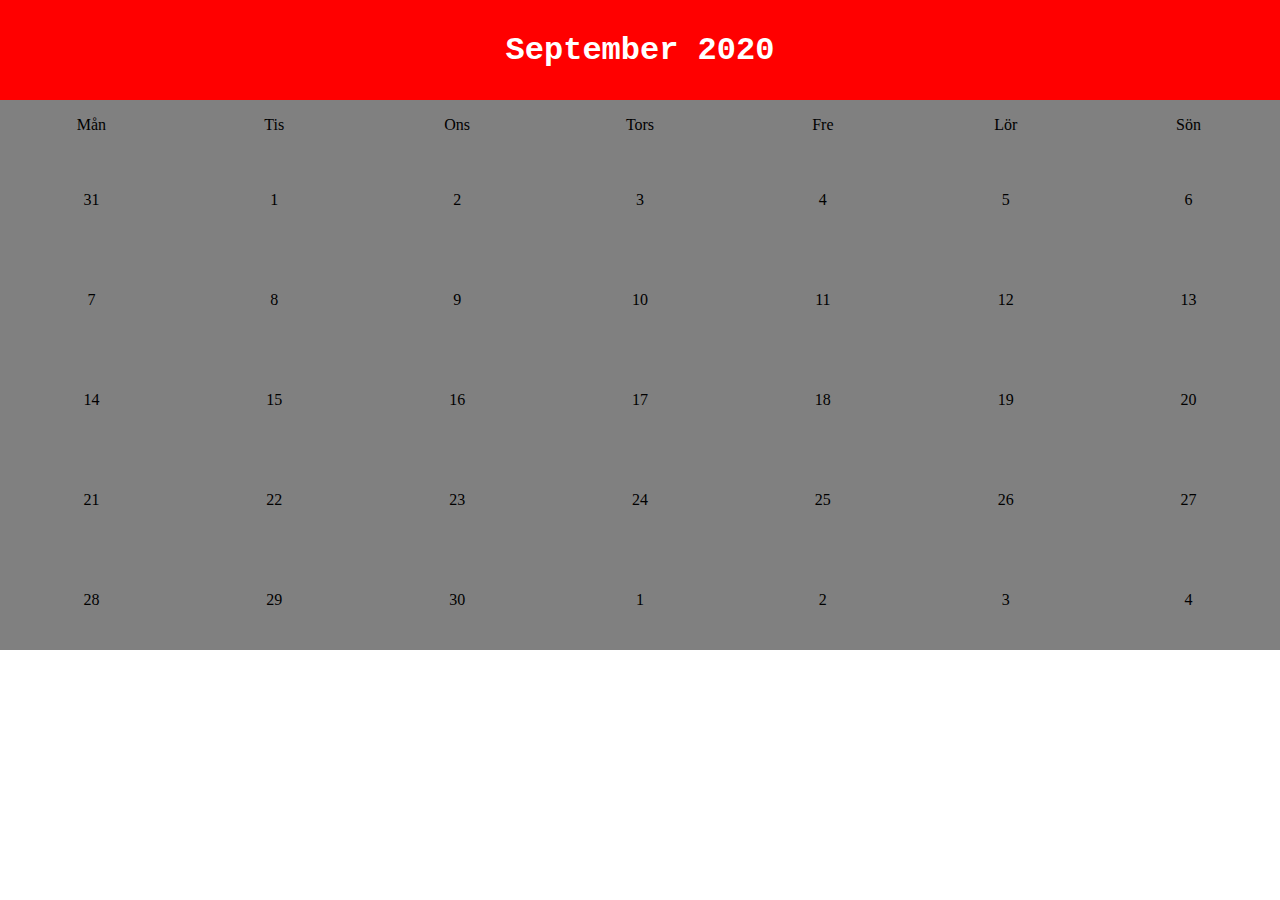
<file: Kalender/index.html>
<!DOCTYPE html>
<html lang="en">
<head>
    <meta charset="UTF-8">
    <meta http-equiv="X-UA-Compatible" content="IE=edge">
    <meta name="viewport" content="width=device-width, initial-scale=1.0">
    <title>Kalender</title>
    <link rel="stylesheet" href="styles.css">
</head>

<body>

    

    <main class="container">
        <header class="header-container">
            <h1>September 2020</h1>
        </header>
        
        <section class="section-container">
            <span>Mån</span>
            <span>Tis</span>
            <span>Ons</span>
            <span>Tors</span>
            <span>Fre</span>
            <span>Lör</span>
            <span>Sön</span>
            <div>31</div>
            <div>1</div>
            <div>2</div>
            <div>3</div>
            <div>4</div>
            <div>5</div>
            <div>6</div>
            <div>7</div>
            <div>8</div>
            <div>9</div>
            <div>10</div>
            <div>11</div>
            <div>12</div>
            <div>13</div>
            <div>14</div>
            <div>15</div>
            <div>16</div>
            <div>17</div>
            <div>18</div>
            <div>19</div>
            <div>20</div>
            <div>21</div>
            <div>22</div>
            <div>23</div>
            <div>24</div>
            <div>25</div>
            <div>26</div>
            <div>27</div>
            <div>28</div>
            <div>29</div>
            <div>30</div>
            <div>1</div>
            <div>2</div>
            <div>3</div>
            <div>4</div>

        </section>
    </main>












</body>
</html>
</file>
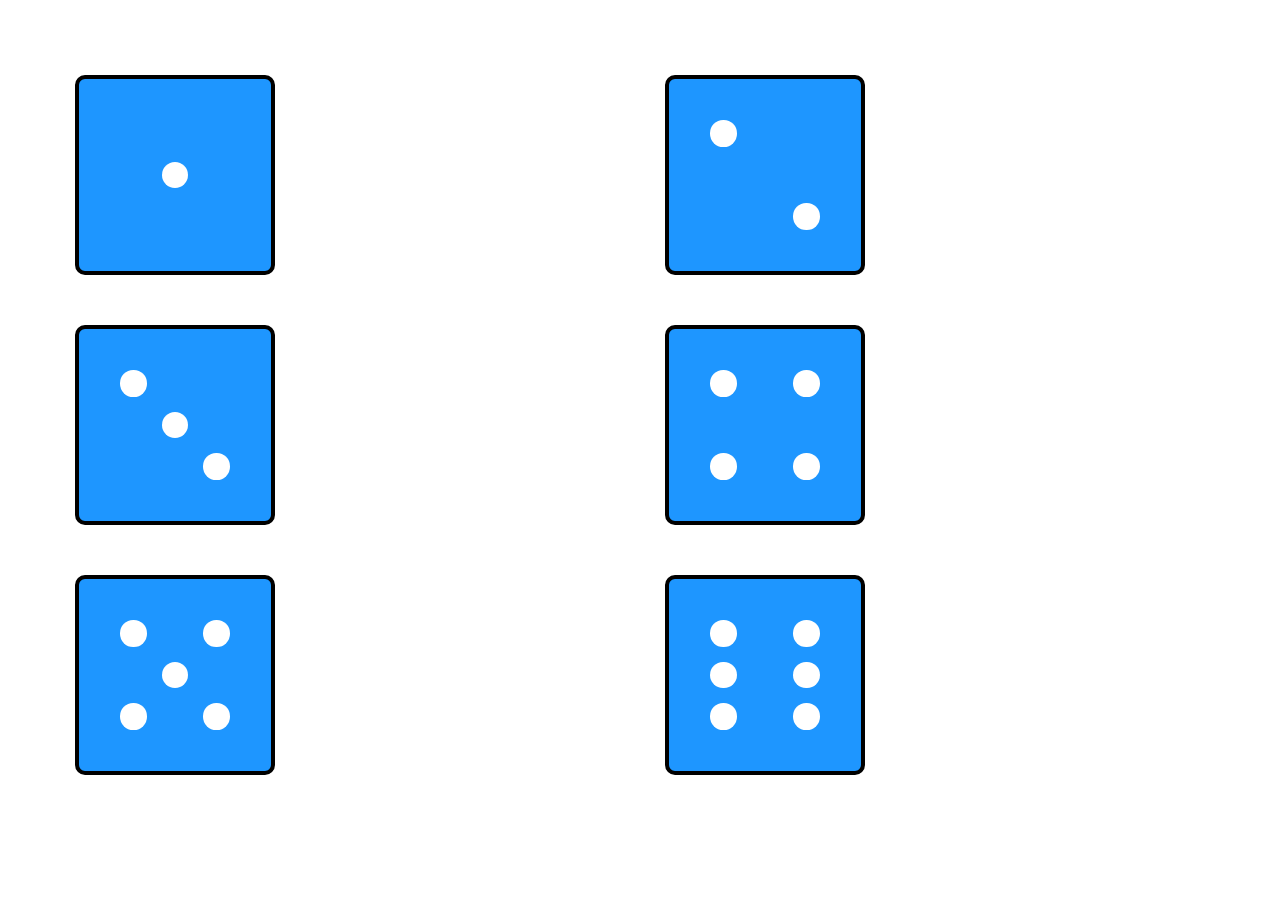
<file: Tärningar  aside.nth.child/index.html>
<!DOCTYPE html>
<html lang="en">
<head>
    <meta charset="UTF-8">
    <meta http-equiv="X-UA-Compatible" content="IE=edge">
    <meta name="viewport" content="width=device-width, initial-scale=1.0">
    <title>Tärningar</title>
    <link rel="stylesheet" href="styles.css">
</head>
<body>







    <main class="main-container">







        <article class="container">
            <aside></aside>
        </article>

        <article class="container2">
            <aside></aside>
            <aside></aside>
        </article>

        <article class="container3">
            <aside></aside>
            <aside></aside>
            <aside></aside>
        </article>

        <article class="container4">
            <aside></aside>
            <aside></aside>
            <aside></aside>
            <aside></aside>
        </article>

        <article class="container5">
            <aside></aside>
            <aside></aside>
            <aside></aside>
            <aside></aside>
            <aside></aside>
        </article>

        <article class="container6 prick">
            <aside></aside>
            <aside></aside>
            <aside></aside>
            <aside></aside>
            <aside></aside>
            <aside></aside>
        </article>










    </main> 
    












</body>
</html>
</file>
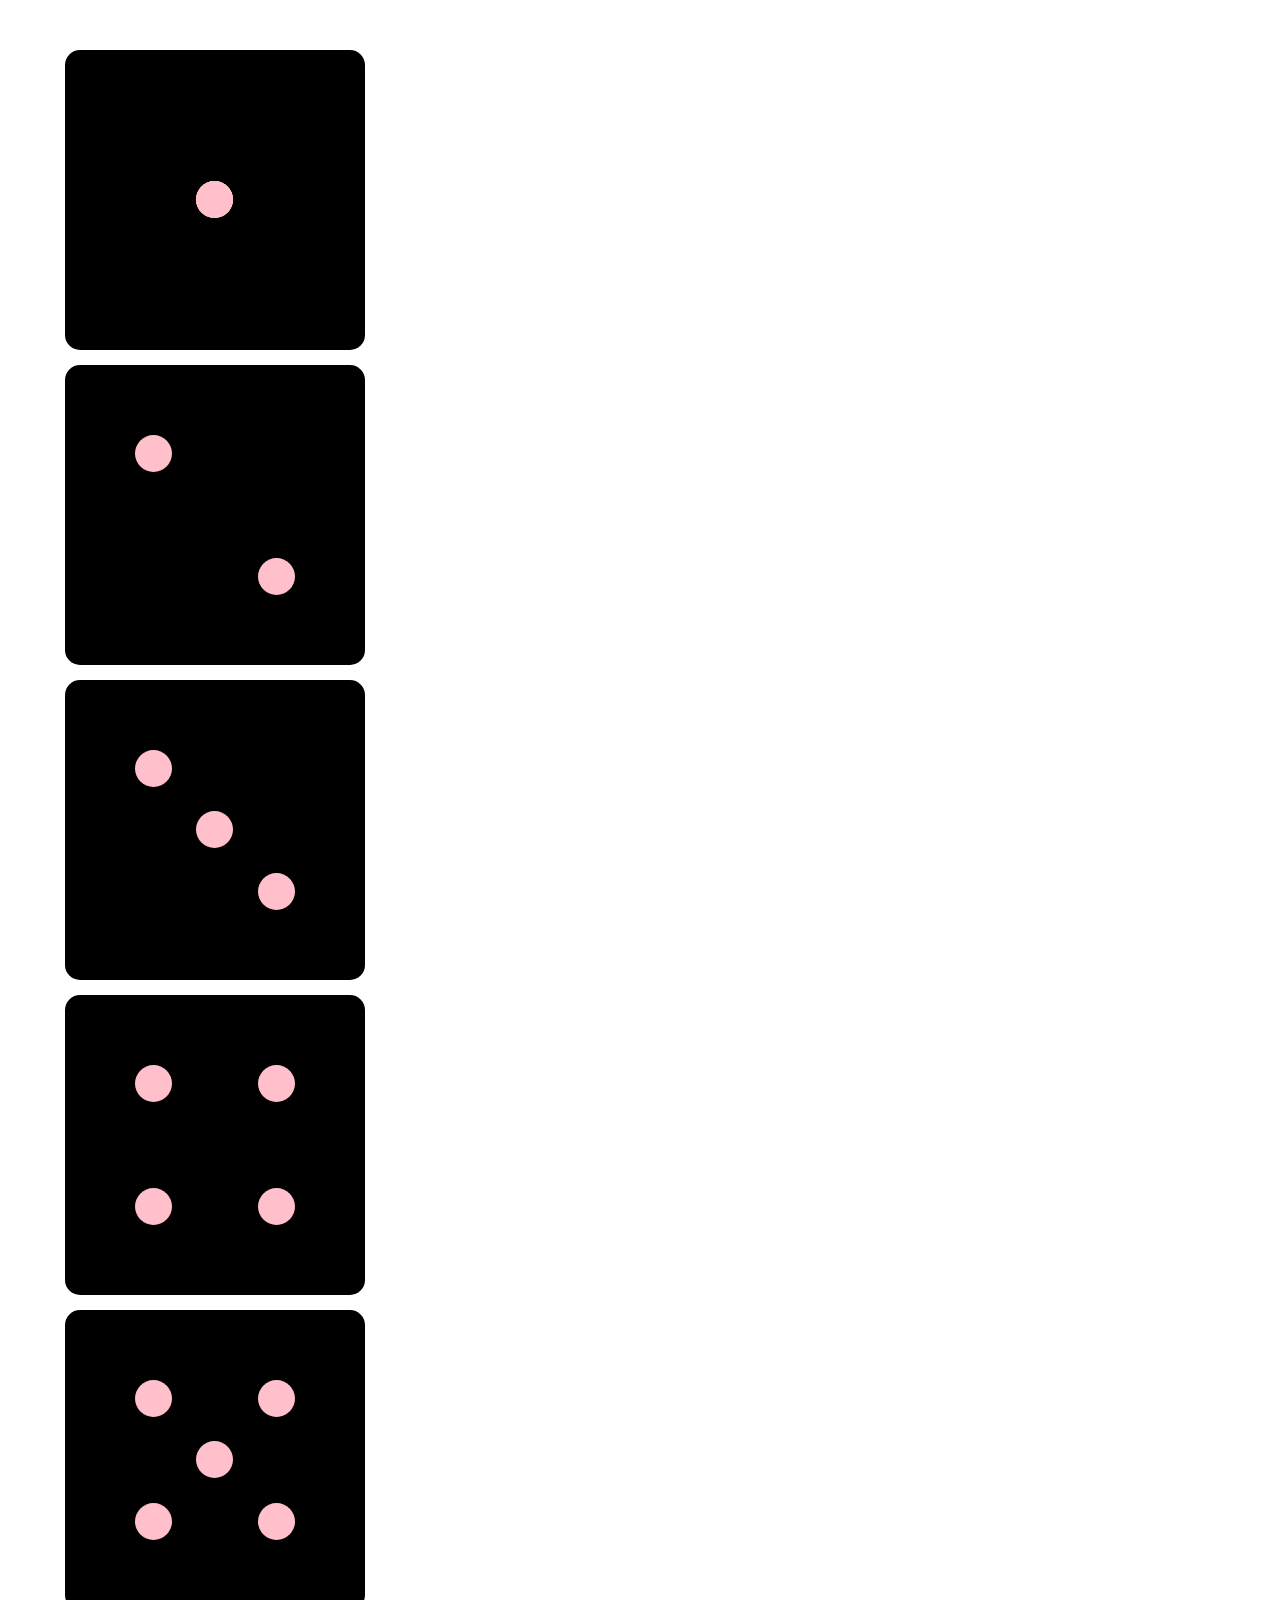
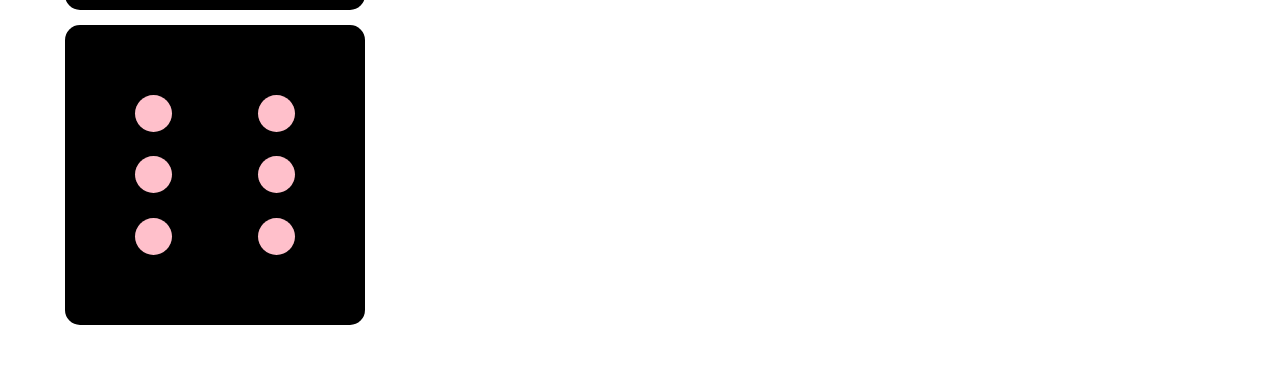
<file: Tärningar Grid-Area.Z.Index/index.html>
<!DOCTYPE html>
<html lang="en">
<head>
    <meta charset="UTF-8">
    <meta http-equiv="X-UA-Compatible" content="IE=edge">
    <meta name="viewport" content="width=device-width, initial-scale=1.0">
    <title>Document</title>
    <link rel="stylesheet" href="styles.css">
</head>

<body>




    <div class="face">
        <div class="dot"></div>
        <div class="dot middle-middle"></div>
        <div class="dot"></div>
    </div>

    <div class="face">
        <div class="dot top-left"></div>
        <div class=""></div>
        <div class="dot bottom-right"></div>
    </div>

    <div class="face">
        <div class="dot top-left"></div>
        <div class="dot middle-middle"></div>
        <div class="dot bottom-right"></div>
    </div>

    <div class="face">
        <div class="dot top-left"></div>
        <div class="dot top-right"></div>
        <div class="dot bottom-left"></div>
        <div class="dot bottom-right"></div>
    </div>

    <div class="face">
        <div class="dot top-left"></div>
        <div class="dot top-right"></div>
        <div class="dot bottom-left"></div>
        <div class="dot bottom-right"></div>
        <div class="dot middle-middle"></div>
    </div>

    <div class="face">
        <div class="dot top-left"></div>
        <div class="dot top-right"></div>
        <div class="dot middle-left"></div>
        <div class="dot middle-right"></div>
        <div class="dot bottom-left"></div>
        <div class="dot bottom-right"></div>
    </div>





















</body>
</html>
</file>
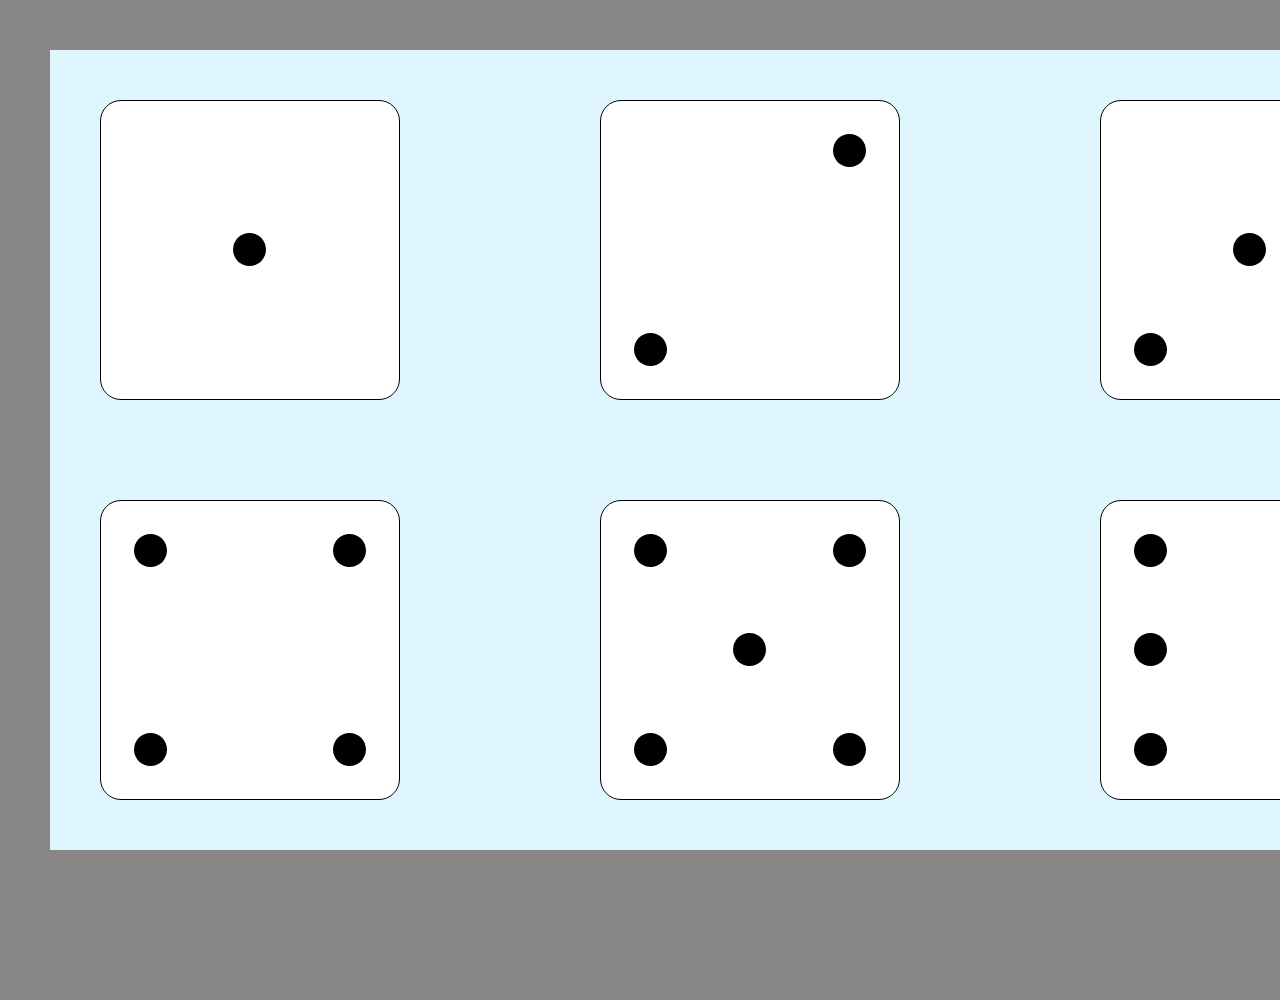
<file: Tärningar My Way kek/index.html>
<!DOCTYPE html>
<html lang="en">
<head>
    <meta charset="UTF-8">
    <meta http-equiv="X-UA-Compatible" content="IE=edge">
    <meta name="viewport" content="width=device-width, initial-scale=1.0">
    <link rel="stylesheet" href="styles.css">
    <title>Tärningar</title>
</head>






<body>

    <div class="grid-container">
        <div class="container">
            <div class="item"></div>
            <div class="item"></div>
            <div class="item"></div>
            <div class="item"></div>
            <div class="item dot"></div>
            <div class="item"></div>
            <div class="item"></div>
            <div class="item"></div>
            <div class="item"></div>
        </div>

        <div class="container">
            <div class="item"></div>
            <div class="item"></div>
            <div class="item dot"></div>
            <div class="item"></div>
            <div class="item"></div>
            <div class="item"></div>
            <div class="item dot"></div>
            <div class="item"></div>
            <div class="item"></div>
        </div>

        <div class="container">
            <div class="item"></div>
            <div class="item"></div>
            <div class="item dot"></div>
            <div class="item"></div>
            <div class="item dot"></div>
            <div class="item"></div>
            <div class="item dot"></div>
            <div class="item"></div>
            <div class="item"></div>
        </div>

        <div class="container">
            <div class="item dot"></div>
            <div class="item"></div>
            <div class="item dot"></div>
            <div class="item"></div>
            <div class="item"></div>
            <div class="item"></div>
            <div class="item dot"></div>
            <div class="item"></div>
            <div class="item dot"></div>
        </div>

        <div class="container">
            <div class="item dot"></div>
            <div class="item"></div>
            <div class="item dot"></div>
            <div class="item"></div>
            <div class="item dot"></div>
            <div class="item"></div>
            <div class="item dot"></div>
            <div class="item"></div>
            <div class="item dot"></div>
        </div>

        <div class="container">
            <div class="item dot"></div>
            <div class="item"></div>
            <div class="item dot"></div>
            <div class="item dot"></div>
            <div class="item"></div>
            <div class="item dot"></div>
            <div class="item dot"></div>
            <div class="item"></div>
            <div class="item dot"></div>
        </div>
    </div>









    
</body>
</html>
</file>
<file: Kalender/styles.css>
* {
    box-sizing: border-box;
}

body {
    width: 100%;
    margin: 0;
}



.header-container {
    display: grid;
    grid-template-columns: 100%;
    grid-template-rows: 100px;
    grid-gap: 0.1rem;
    background-color: red;
    color: white;
}



.section-container {
    display: grid;
    grid-template-columns: repeat(7, 1fr);
    grid-template-rows: 50px 100px 100px 100px 100px 100px;
}


h1 {
    display: flex;
    place-self: center;
    font-family: 'Courier New', Courier, monospace;
}

span,
div {
    display: flex;
    place-self: center;
}


.section-container {
    background-color: gray;
}
</file>
<file: Tärningar  aside.nth.child/styles.css>
* {
    box-sizing: border-box;
}

body {
    margin: 50px;
}


.main-container {
    display: grid;
    grid-template-columns: repeat(2, 1fr);
}

.container,
.container2,
.container3,
.container4,
.container5,
.container6 {
    display: grid;
    grid-template-columns: repeat(5, 1fr);
    grid-template-rows: repeat(5, 1fr);
    width: 200px;
    height: 200px;
    border: 4px solid #000000;
    background-color: #1E96FF;
    border-radius: 10px;
    margin: 25px;
    gap: 15px;
}


.container aside:first-child {
    grid-column: 3;
    grid-row: 3;
}

/*--------------------------------------------*/

.container2 aside:first-child {
    grid-column: 2;
    grid-row: 2;
}

.container2 aside:nth-child(2) {
    grid-column: 4;
    grid-row: 4;
}

/* ---------------------------------------------*/


.container3 aside:first-child {
    grid-area: 2 / 2;
}

.container3 aside:nth-child(2) {
    grid-area: 3 / 3;
}

.container3 aside:nth-child(3) {
    grid-area: 4 / 4;
}

/* ---------------------------------------------*/


.container4 aside:first-child {
    grid-area: 2 / 2;
}

.container4 aside:nth-child(2) {
    grid-area: 4 / 2;
}

.container4 aside:nth-child(3) {
    grid-area: 2 / 4;
}

.container4 aside:nth-child(4) {
    grid-area: 4 / 4;
}


/* ---------------------------------------------*/


.container5 aside:first-child {
    grid-area: 2 / 2;
}

.container5 aside:nth-child(2) {
    grid-area: 4 / 2;
}

.container5 aside:nth-child(3) {
    grid-area: 2 / 4;
}

.container5 aside:nth-child(4) {
    grid-area: 4 / 4;
}

.container5 aside:nth-child(5) {
    grid-area: 3 / 3;
}



/* ---------------------------------------------*/

.container6 aside:first-child {
    grid-area: 2 / 2;
}

.container6 aside:nth-child(2) {
    grid-area: 4 / 2;
}

.container6 aside:nth-child(3) {
    grid-area: 2 / 4;
}

.container6 aside:nth-child(4) {
    grid-area: 3 / 2;
}

.container6 aside:nth-child(5) {
    grid-area: 4 / 4;
}

.container6 aside:nth-child(6) {
    grid-area: 3 / 4;
}


aside {

    background-color: rgb(255, 255, 255);
    border-radius: 50%;
}
</file>
<file: Tärningar Grid-Area.Z.Index/styles.css>
.face {
    width: 300px;
    height: 300px;
    background: black;
    display: grid;
    grid-template-columns: repeat(5, 1fr);
    grid-template-rows: repeat(5, 1fr);
    border-radius: 15px;
    margin: 15px;
    gap: 8px;
}

body {
    margin: 50px;
}

.dot {
    background: pink;
    grid-column: 3;
    grid-row: 3;
    width: 37px;
    height: 37px;
    place-self: center;
    border-radius: 50%;
}




.top-left {
    grid-area: 2/2;
}

.top-middle {
    grid-area: 2/3;
}

.top-right {
    grid-area: 2/4;
}





.middle-left {
    grid-area: 3/2;
}

.middle-middle {
    grid-area: 3/3;
}

.middle-right {
    grid-area: 3/4;
}





.bottom-left {
    grid-area: 4/2;
}

.bottom-middle {
    grid-area: 4/3;
}

.bottom-right {
    grid-area: 4/4;
}
</file>
<file: Tärningar My Way kek/styles.css>
* {
    box-sizing: border-box;
}

body {
    height: 100vh;
    background-color: #302b2b91;
    width: 1500px;
    margin: 50px;
}



.grid-container {
    display: grid;
    background-color: #e0f6ff;
    grid-template-columns: repeat(3, 1fr);
}




.container {
    background-color: rgb(255, 255, 255);
    display: grid;
    grid-template-columns: repeat(3, 1fr);
    grid-template-rows: repeat(3, 1fr);
    width: 300px;
    height: 300px;
    border: 1px black solid;
    border-radius: 7%;
    margin: 50px;

}

.item {
    justify-content: center;
    align-items: center;


}


.dot {
    background-color: black;
    border-radius: 50%;
    width: 33px;
    height: 33px;
    justify-self: center;
    align-self: center;
}
</file>
